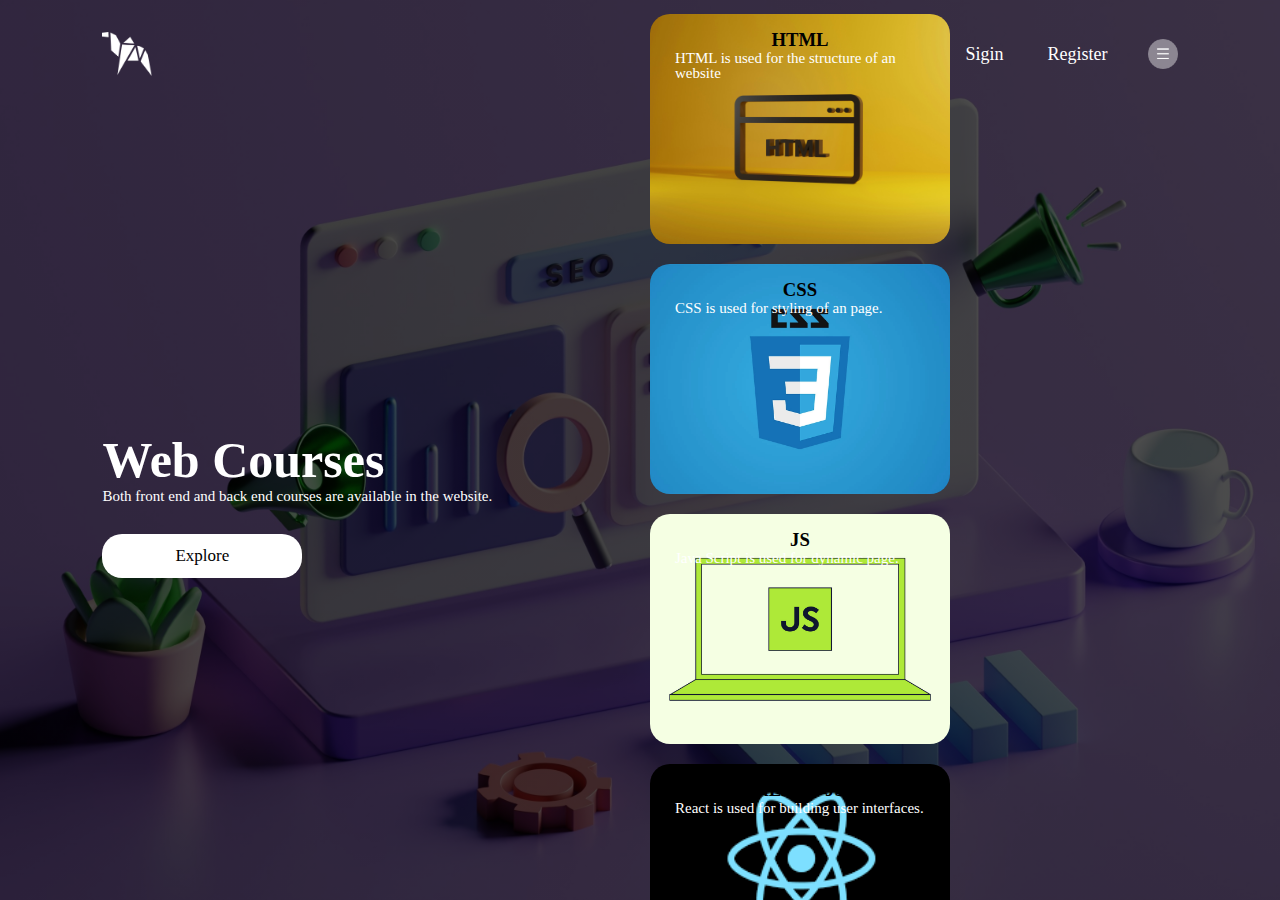
<file: index.html>
<!doctype html>
<html lang="en">
  

<head>
  <title>Website Design</title>
  <link rel="stylesheet" href="./css/style.css">
  <link href="https://fonts.googleapis.com/css2?family=Roboto:wght@400;700&display=swap" rel="stylesheet">
</head>


  <body>

     <div class="container">
      <div class="navbar">
        <img src="./images/logo.png" class="logo">
        <nav>
          <ul>
            <li><a href="">Login</a></li>
            <li><a href="">Sigin</a></li>
            <li><a href="">Register</a></li>
          </ul>
        </nav>
        <img src="./images/menu.png" class="menu-icon">
      </div>
      <div class="row">
        <div class="col">
          <h1 style="text-color:solid white;">Web Courses</h1>
          <p>Both front end and back end courses are available in the website.</p>
        <button type="button">Explore</button>
          
        </div>
        <div class="col">
            <div class="card card1">
              <h3 style="text-align:center;">HTML</h3>
              <p>HTML is used for the structure of an website</p>
            </div>
            <div class="card card2">
              <h3 style="text-align:center;">CSS</h3>
              <p>CSS is used for styling of an page.</p>
            </div>
            <div class="card card3">
              <h3 style="text-align:center;">JS</h3>
              <p>Java Script is used for dynamic page.</p>
            </div>
            <div class="card card4">
              <h3 style="text-align:center;">REACT JS</h3>
              <p>React is used for building user interfaces.</p>
            </div>
         
            
      
        </div>
      </div>
     </div>
     
    </body>
</file>
<file: css/style.css>
*{
    margin:0;
    padding:0;
    font-family:'Roboto,sans-serif';
}
.container {
    width:100%;
    height:100vh;
    background-image: linear-gradient(rgba(0,0,0,0.7),rgba(0,0,0,0.7)),url('bgimage1.jpg');
    background-position:center;
    background-size: cover;
    overflow: auto;
    background-color:black;
    padding-left: 8%;
    padding-right: 8%;
    box-sizing: border-box;
}
.navbar{
    height: 12%;
    display: flex;
    align-items: center;
}
.logo{
    width: 50px;
    cursor: pointer;
}
.menu-icon{
    width:30px;
    cursor: pointer;
    margin-left: 40px;
}

nav{
flex: 1;
text-align: right;
}
nav ul li{
    list-style:none;
    display:inline-block;
    margin-left: 40px;
}
nav ul li a{
    text-decoration: none;
    color: #fff;
    font-size:18px;
}
.row{
    display: flex;
    height:88%;
    align-items: center;
}
.col{
    flex-basis: 50%;
}
h1{
    color:#fff;
    font-size:50px;
}
p{
    color:#fff;
    font-size: 15px;
    line-height: 15px;
}
button{
    width:200px;
    color: #000;
    font-size: 17px;
    padding: 12px 0;
    background: #fff;
    border:0;
    border-radius:20px;
    outline: none;
    margin-top: 30px;

}
button:hover{
    transform: translateX(-10px);
    box-shadow: 0 0 20px rgba(18, 10, 10, 0.5);
}
.card{
    width: 300px;
    height: 230px;
    display: inline-block;
    border-radius: 20px;
    padding: 15px 25px;
    box-sizing: border-box;
     margin:10px;
    cursor: pointer;
    background-position: center;
    background-size: cover;
   transition: transform 0.5s;
}
.card1{
    background-image: url('pic--1.jpg');
}
.card2{
    background-image: url('pic--2.webp');
}
.card3{
    background-image: url('pic.webp'); 
}
.card4{
    background-image: url('pic--4.png');

}
.card:hover {
    transform: translateX(-10px);
    box-shadow: 0 0 20px rgba(155, 152, 152, 0.5);
h3{
    color:#fff;
    text-shadow:0 0 5px #999;
    text-align:center;
}
.card p{
    text-shadow:0 0 5px #000;
    font-size:15px;
}
</file>
